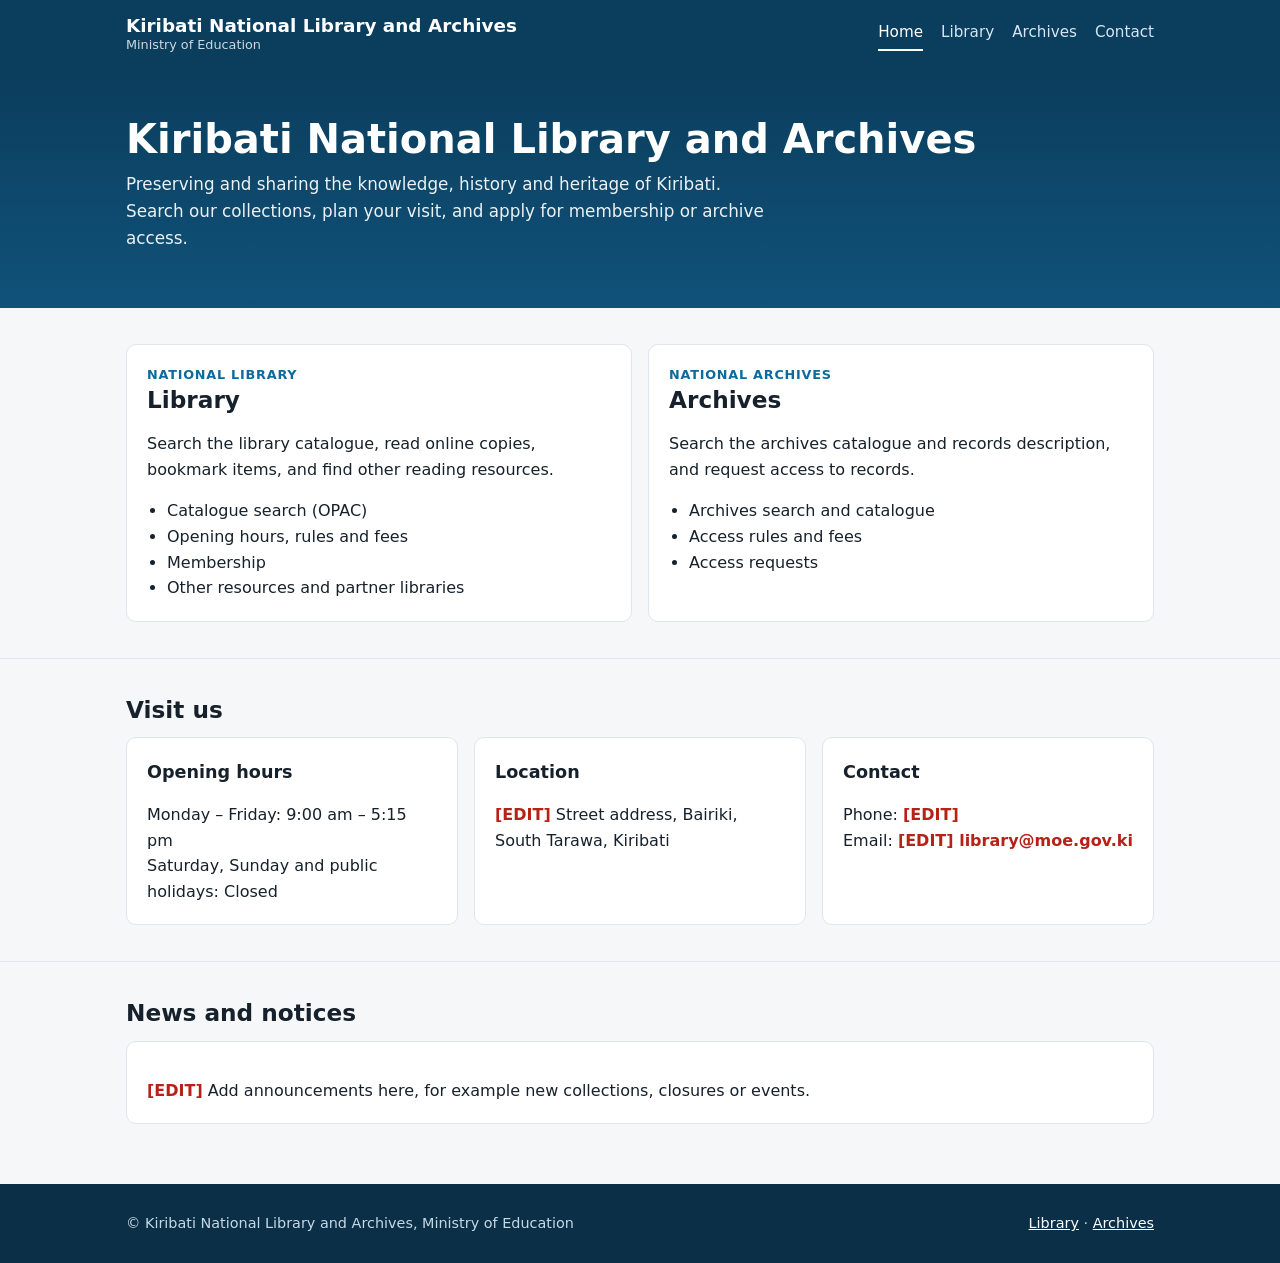
<file: index.html>
<!DOCTYPE html>
<html lang="en">
<head>
  <meta charset="utf-8">
  <meta name="viewport" content="width=device-width, initial-scale=1">
  <title>Kiribati National Library and Archives</title>
  <meta name="description" content="Kiribati National Library and Archives – search the library catalogue and national archives, opening hours, membership and access requests.">
  <link rel="stylesheet" href="assets/style.css">
</head>
<body>
  <header class="site-header">
    <div class="wrap">
      <a class="brand" href="./">Kiribati National Library and Archives<small>Ministry of Education</small></a>
      <nav class="site-nav" aria-label="Main">
        <a href="./" aria-current="page">Home</a>
        <a href="library/">Library</a>
        <a href="archives/">Archives</a>
        <a href="#contact">Contact</a>
      </nav>
    </div>
  </header>

  <div class="hero">
    <div class="wrap">
      <h1>Kiribati National Library and Archives</h1>
      <p>Preserving and sharing the knowledge, history and heritage of Kiribati. Search our collections, plan your visit, and apply for membership or archive access.</p>
    </div>
  </div>

  <main>
    <section>
      <div class="wrap">
        <div class="grid two">
          <a class="card link" href="library/">
            <div class="kicker">National Library</div>
            <h2>Library</h2>
            <p>Search the library catalogue, read online copies, bookmark items, and find other reading resources.</p>
            <ul>
              <li>Catalogue search (OPAC)</li>
              <li>Opening hours, rules and fees</li>
              <li>Membership</li>
              <li>Other resources and partner libraries</li>
            </ul>
          </a>
          <a class="card link" href="archives/">
            <div class="kicker">National Archives</div>
            <h2>Archives</h2>
            <p>Search the archives catalogue and records description, and request access to records.</p>
            <ul>
              <li>Archives search and catalogue</li>
              <li>Access rules and fees</li>
              <li>Access requests</li>
            </ul>
          </a>
        </div>
      </div>
    </section>

    <section>
      <div class="wrap">
        <h2>Visit us</h2>
        <div class="grid three">
          <div class="card">
            <h3>Opening hours</h3>
            <p><span class="edit"></span> Monday – Friday: 9:00 am – 5:15 pm<br>
               <span class="edit"></span> Saturday, Sunday and public holidays: Closed</p>
          </div>
          <div class="card">
            <h3>Location</h3>
            <p><span class="edit">[EDIT]</span> Street address, Bairiki, South Tarawa, Kiribati</p>
          </div>
          <div class="card" id="contact">
            <h3>Contact</h3>
            <p>Phone: <span class="edit">[EDIT]</span><br>
               Email: <span class="edit">[EDIT] library@moe.gov.ki</span></p>
          </div>
        </div>
      </div>
    </section>

    <section>
      <div class="wrap">
        <h2>News and notices</h2>
        <div class="card">
          <p><span class="edit">[EDIT]</span> Add announcements here, for example new collections, closures or events.</p>
        </div>
      </div>
    </section>
  </main>

  <footer class="site-footer">
    <div class="wrap">
      <span>© Kiribati National Library and Archives, Ministry of Education</span>
      <span><a href="library/">Library</a> · <a href="archives/">Archives</a></span>
    </div>
  </footer>
</body>
</html>
</file>
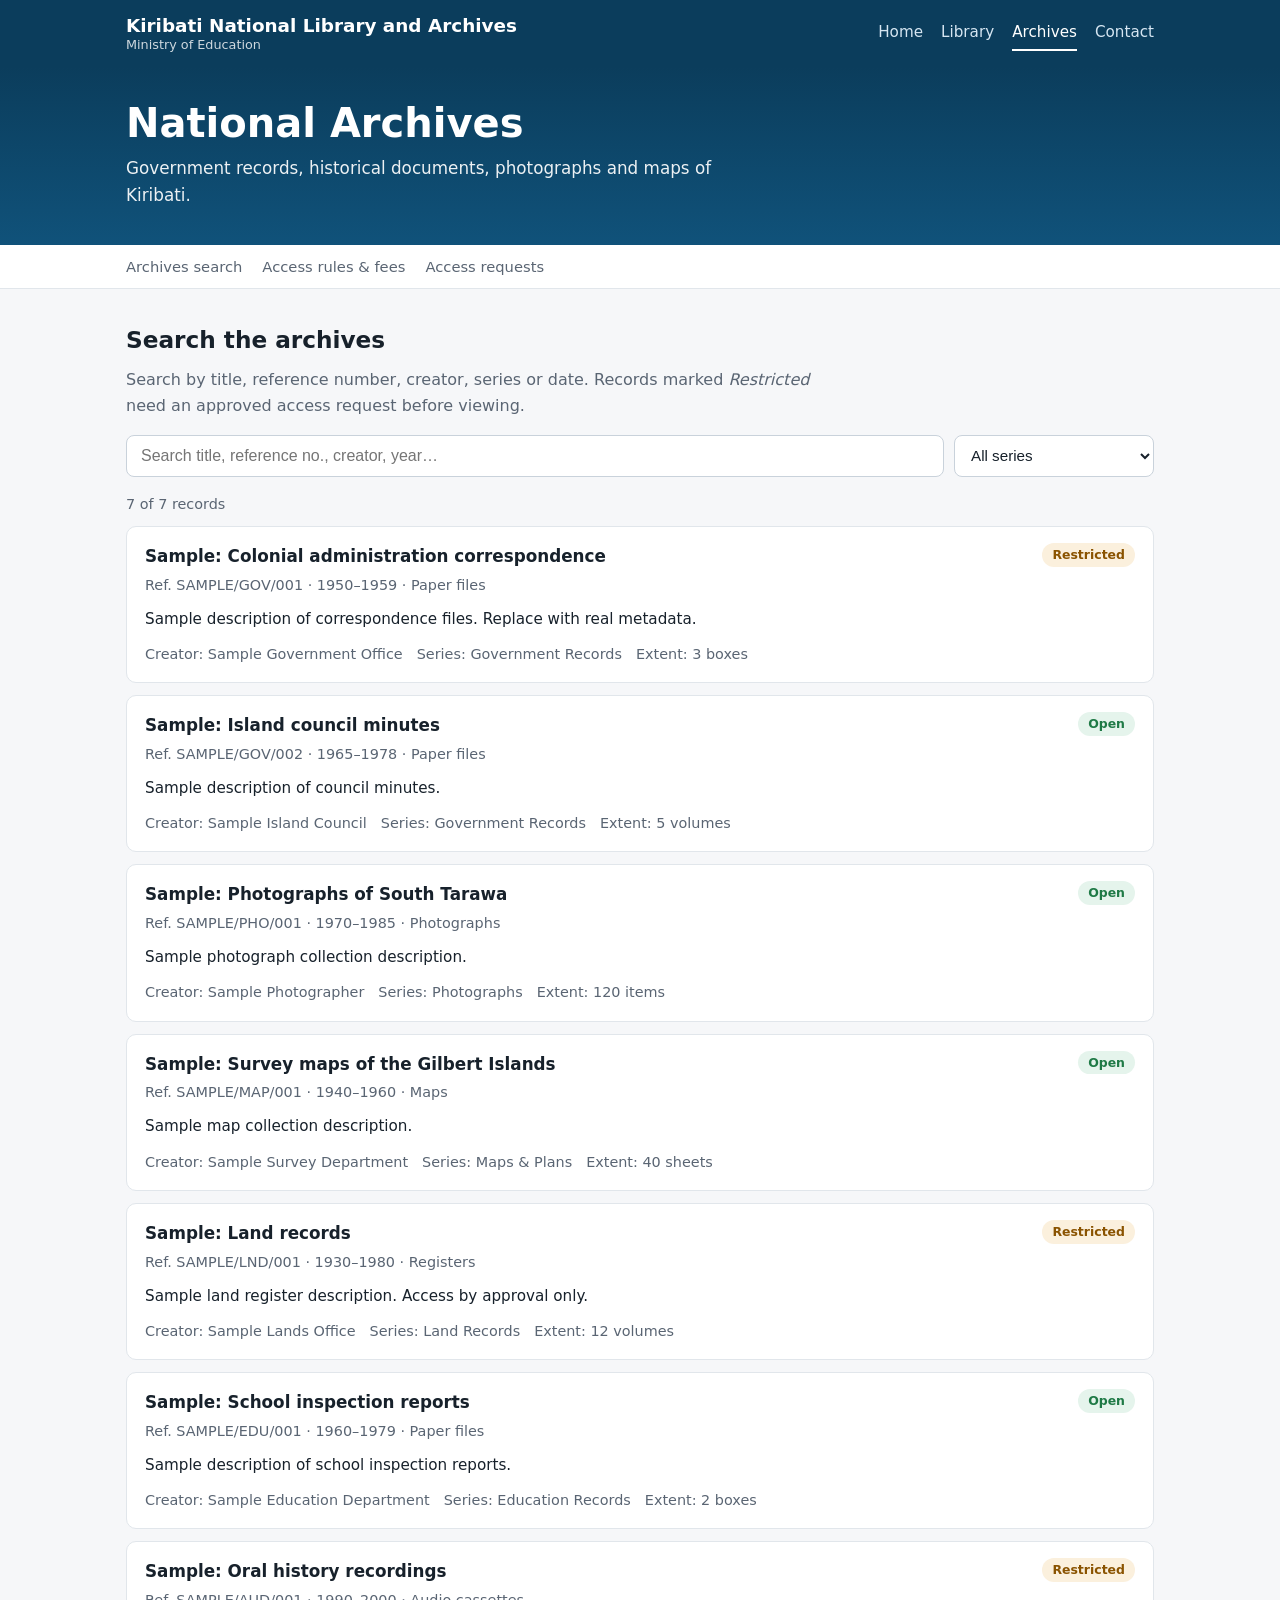
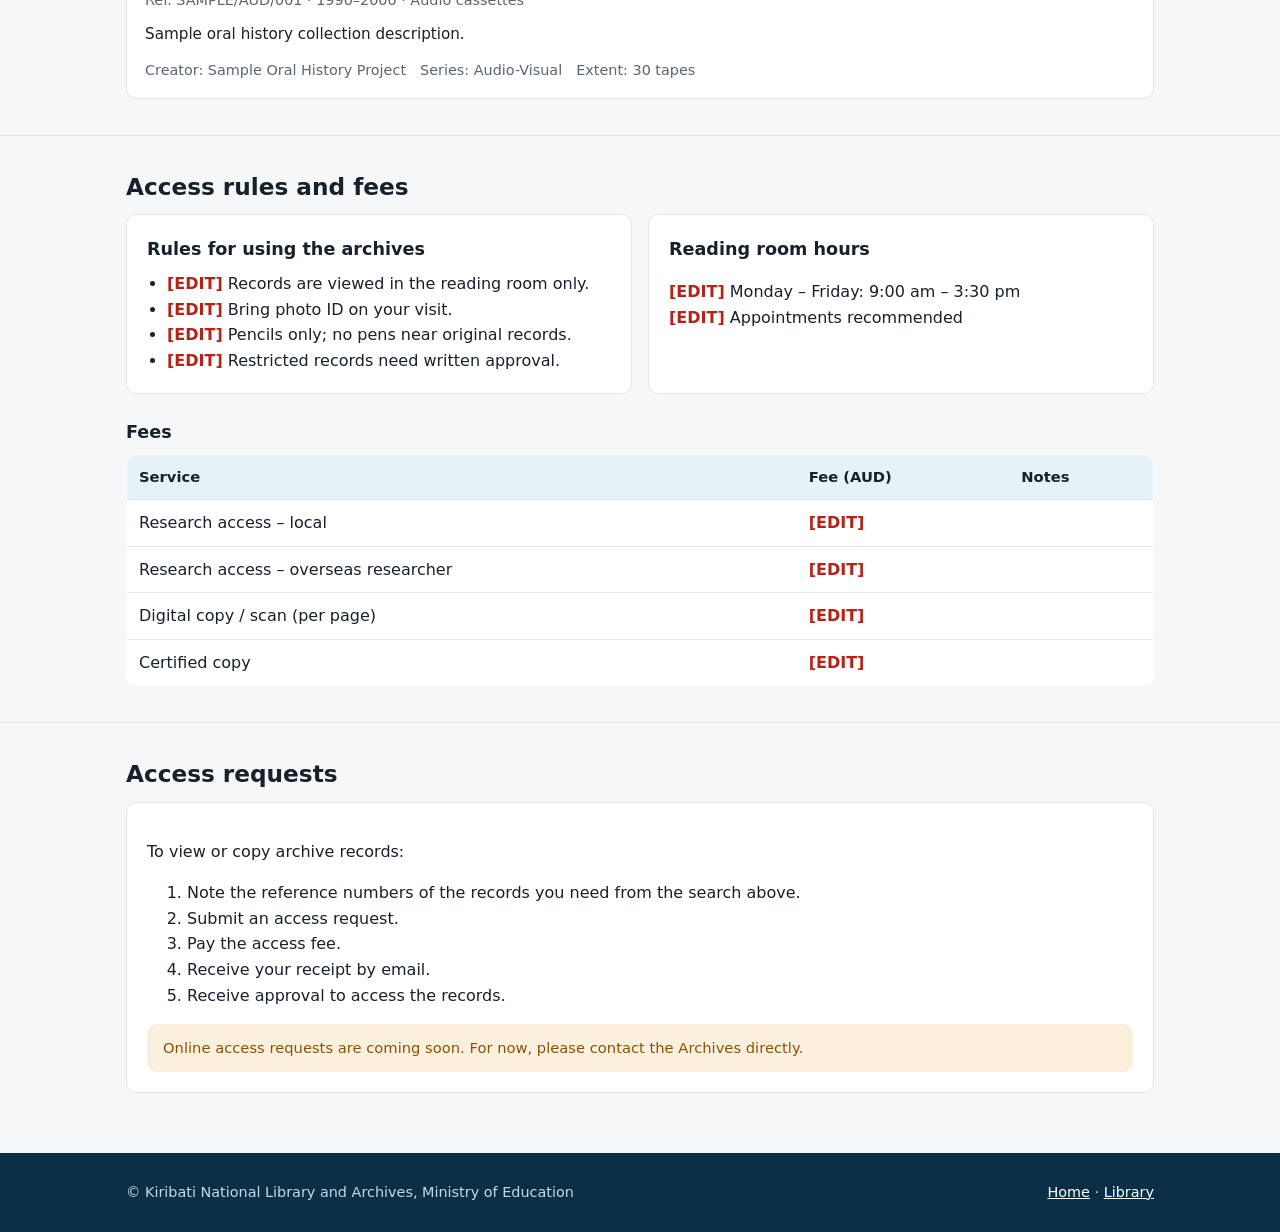
<file: archives/index.html>
<!DOCTYPE html>
<html lang="en">
<head>
  <meta charset="utf-8">
  <meta name="viewport" content="width=device-width, initial-scale=1">
  <title>Archives – Kiribati National Library and Archives</title>
  <meta name="description" content="Search the Kiribati National Archives catalogue, access rules, fees and access requests.">
  <link rel="stylesheet" href="../assets/style.css">
</head>
<body>
  <header class="site-header">
    <div class="wrap">
      <a class="brand" href="../">Kiribati National Library and Archives<small>Ministry of Education</small></a>
      <nav class="site-nav" aria-label="Main">
        <a href="../">Home</a>
        <a href="../library/">Library</a>
        <a href="./" aria-current="page">Archives</a>
        <a href="../#contact">Contact</a>
      </nav>
    </div>
  </header>

  <div class="hero small">
    <div class="wrap">
      <h1>National Archives</h1>
      <p>Government records, historical documents, photographs and maps of Kiribati.</p>
    </div>
  </div>

  <nav class="subnav" aria-label="On this page">
    <div class="wrap">
      <a href="#search">Archives search</a>
      <a href="#rules">Access rules &amp; fees</a>
      <a href="#requests">Access requests</a>
    </div>
  </nav>

  <main>
    <!-- ARCHIVES SEARCH + CATALOGUE + METADATA -->
    <section id="search">
      <div class="wrap" id="archives-search">
        <h2>Search the archives</h2>
        <p class="lead">Search by title, reference number, creator, series or date. Records marked <em>Restricted</em> need an approved access request before viewing.</p>
        <div class="search-bar">
          <input type="search" data-search placeholder="Search title, reference no., creator, year…" aria-label="Search the archives">
          <select data-filter aria-label="Filter by series"></select>
        </div>
        <p class="result-count" data-count></p>
        <div class="results" data-results></div>
      </div>
    </section>

    <!-- ADMIN: RULES & COSTS -->
    <section id="rules">
      <div class="wrap">
        <h2>Access rules and fees</h2>
        <div class="grid two">
          <div class="card">
            <h3>Rules for using the archives</h3>
            <ul>
              <li><span class="edit">[EDIT]</span> Records are viewed in the reading room only.</li>
              <li><span class="edit">[EDIT]</span> Bring photo ID on your visit.</li>
              <li><span class="edit">[EDIT]</span> Pencils only; no pens near original records.</li>
              <li><span class="edit">[EDIT]</span> Restricted records need written approval.</li>
            </ul>
          </div>
          <div class="card">
            <h3>Reading room hours</h3>
            <p><span class="edit">[EDIT]</span> Monday – Friday: 9:00 am – 3:30 pm<br>
               <span class="edit">[EDIT]</span> Appointments recommended</p>
          </div>
        </div>
        <h3 style="margin-top:24px">Fees</h3>
        <div class="table-scroll">
          <table>
            <thead><tr><th>Service</th><th>Fee (AUD)</th><th>Notes</th></tr></thead>
            <tbody>
              <tr><td>Research access – local</td><td><span class="edit">[EDIT]</span></td><td></td></tr>
              <tr><td>Research access – overseas researcher</td><td><span class="edit">[EDIT]</span></td><td></td></tr>
              <tr><td>Digital copy / scan (per page)</td><td><span class="edit">[EDIT]</span></td><td></td></tr>
              <tr><td>Certified copy</td><td><span class="edit">[EDIT]</span></td><td></td></tr>
            </tbody>
          </table>
        </div>
      </div>
    </section>

    <!-- ACCESS REQUEST FORM (stage 3) -->
    <section id="requests">
      <div class="wrap">
        <h2>Access requests</h2>
        <div class="card">
          <p>To view or copy archive records:</p>
          <ol>
            <li>Note the reference numbers of the records you need from the search above.</li>
            <li>Submit an access request.</li>
            <li>Pay the access fee.</li>
            <li>Receive your receipt by email.</li>
            <li>Receive approval to access the records.</li>
          </ol>
          <p class="notice">Online access requests are coming soon. For now, please contact the Archives directly.</p>
        </div>
      </div>
    </section>
  </main>

  <footer class="site-footer">
    <div class="wrap">
      <span>© Kiribati National Library and Archives, Ministry of Education</span>
      <span><a href="../">Home</a> · <a href="../library/">Library</a></span>
    </div>
  </footer>

  <script src="../assets/config.js"></script>
  <script src="../assets/search.js"></script>
  <script>
    KNLA.initSearch({
      root: document.getElementById("archives-search"),
      table: "Archives",
      fallback: "../data/archives.json",
      idField: "RefNo",
      searchFields: ["RefNo", "Title", "Creator", "DateRange", "Series", "Description", "Format"],
      filterField: "Series",
      filterLabel: "series",
      renderItem: function (r, h) {
        var open = String(r.Access).toLowerCase() === "open";
        return '<article class="result">' +
          '<h3>' + h.esc(r.Title) + '</h3>' +
          '<span class="badge ' + (open ? "ok" : "warn") + '">' + h.esc(r.Access) + '</span>' +
          '<div class="meta">Ref. ' + h.esc(r.RefNo) + " · " + h.esc(r.DateRange) + " · " + h.esc(r.Format) + '</div>' +
          '<p class="desc">' + h.esc(r.Description) + '</p>' +
          '<div class="actions">' +
            '<span class="meta">Creator: ' + h.esc(r.Creator) + '</span>' +
            '<span class="meta">Series: ' + h.esc(r.Series) + '</span>' +
            '<span class="meta">Extent: ' + h.esc(r.Extent) + '</span>' +
          '</div>' +
        '</article>';
      }
    });
  </script>
</body>
</html>
</file>
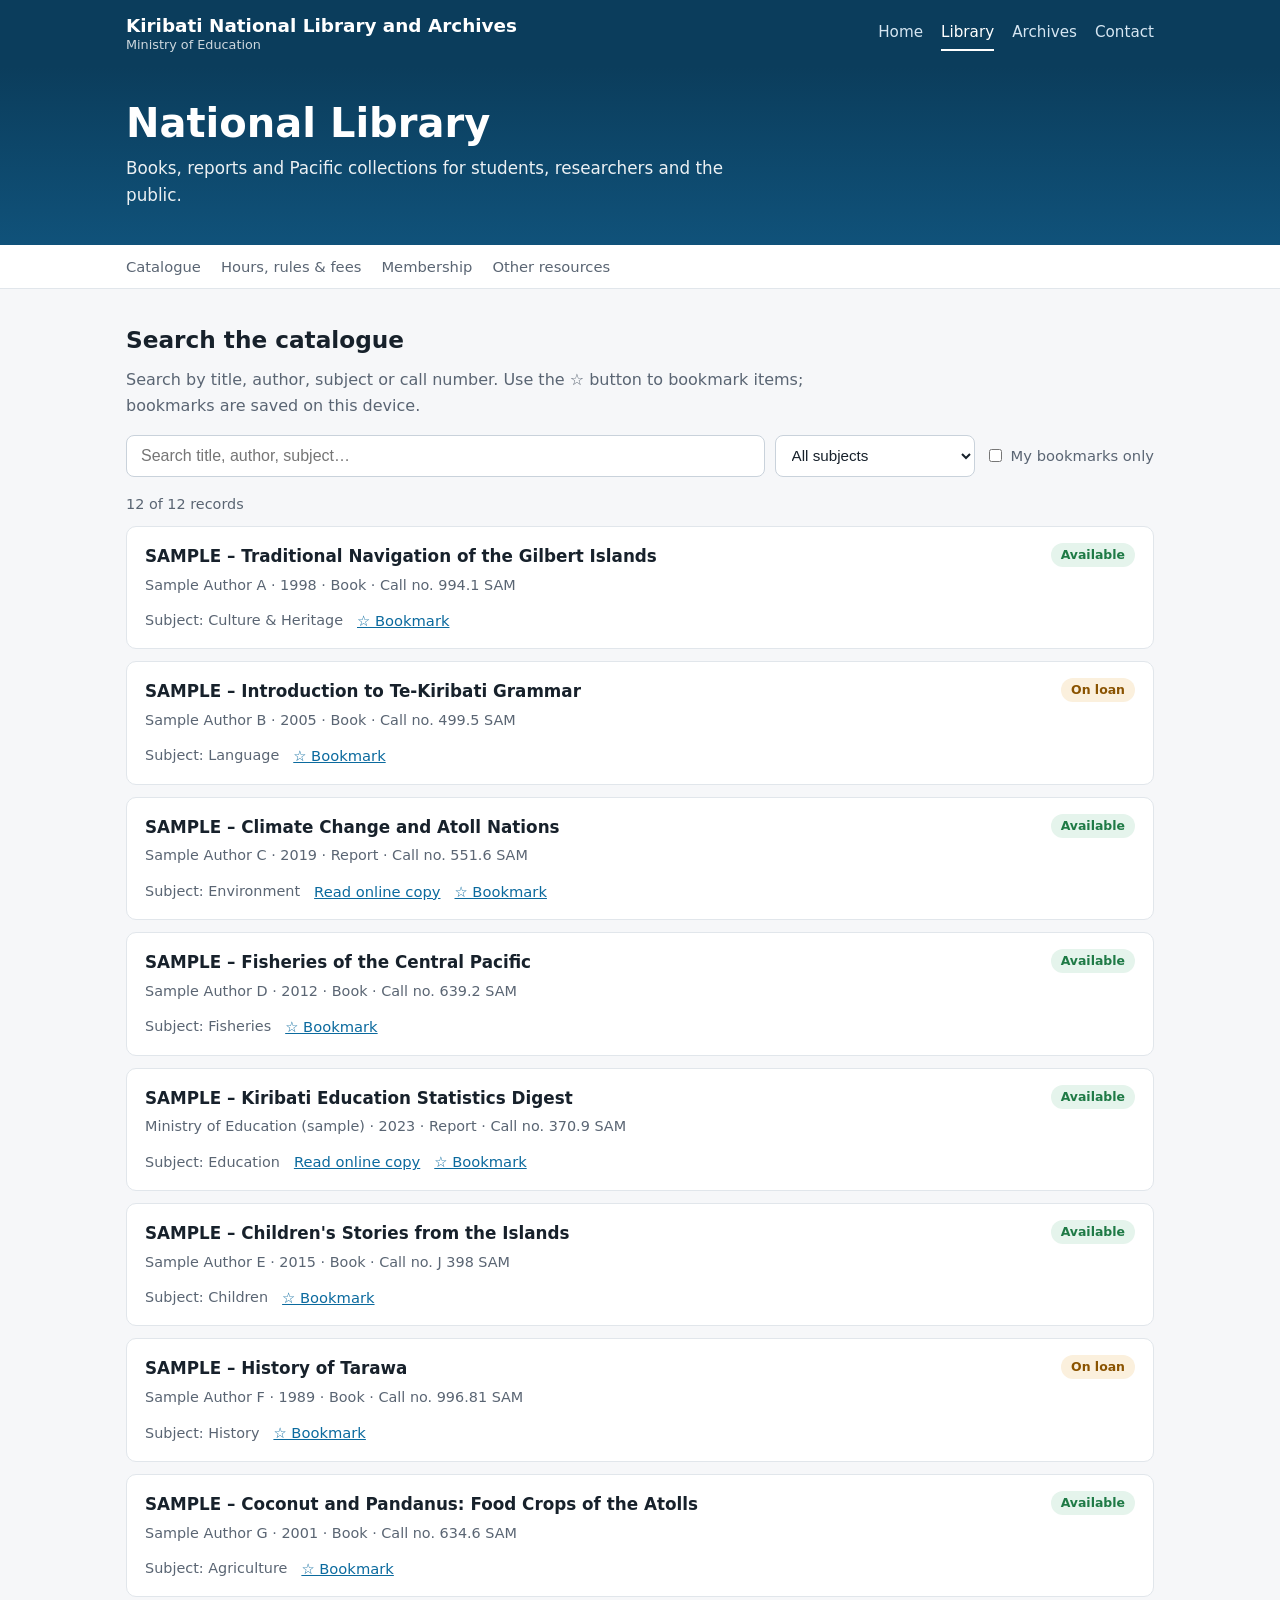
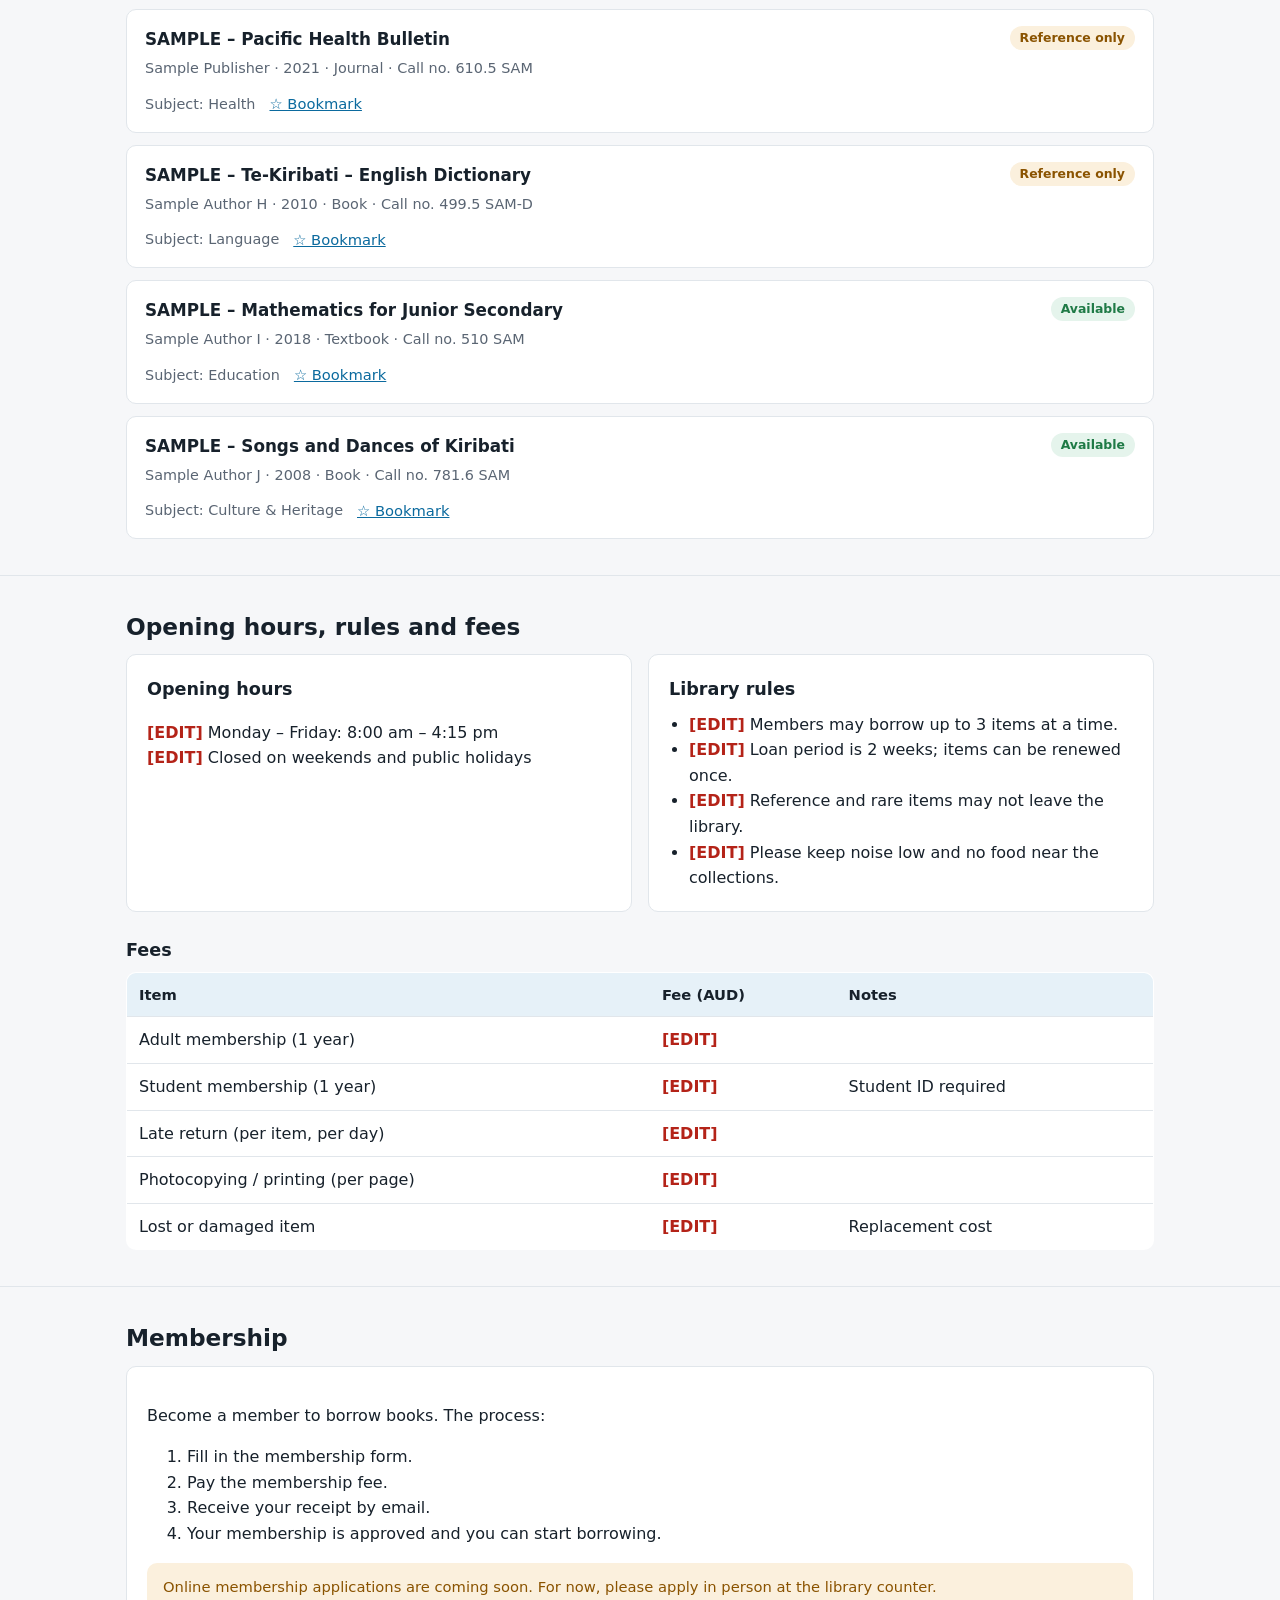
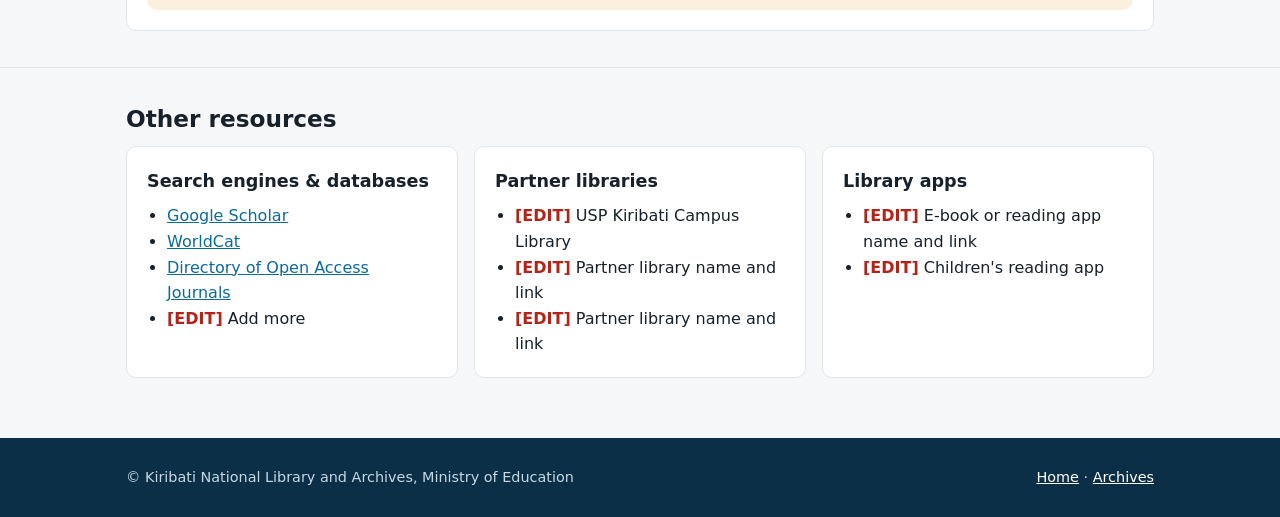
<file: library/index.html>
<!DOCTYPE html>
<html lang="en">
<head>
  <meta charset="utf-8">
  <meta name="viewport" content="width=device-width, initial-scale=1">
  <title>Library – Kiribati National Library and Archives</title>
  <meta name="description" content="Search the Kiribati National Library catalogue, opening hours, borrowing rules, fees, membership and other resources.">
  <link rel="stylesheet" href="../assets/style.css">
</head>
<body>
  <header class="site-header">
    <div class="wrap">
      <a class="brand" href="../">Kiribati National Library and Archives<small>Ministry of Education</small></a>
      <nav class="site-nav" aria-label="Main">
        <a href="../">Home</a>
        <a href="./" aria-current="page">Library</a>
        <a href="../archives/">Archives</a>
        <a href="../#contact">Contact</a>
      </nav>
    </div>
  </header>

  <div class="hero small">
    <div class="wrap">
      <h1>National Library</h1>
      <p>Books, reports and Pacific collections for students, researchers and the public.</p>
    </div>
  </div>

  <nav class="subnav" aria-label="On this page">
    <div class="wrap">
      <a href="#catalogue">Catalogue</a>
      <a href="#visit">Hours, rules &amp; fees</a>
      <a href="#membership">Membership</a>
      <a href="#resources">Other resources</a>
    </div>
  </nav>

  <main>
    <!-- CATALOGUE / OPAC -->
    <section id="catalogue">
      <div class="wrap" id="catalogue-search">
        <h2>Search the catalogue</h2>
        <p class="lead">Search by title, author, subject or call number. Use the ☆ button to bookmark items; bookmarks are saved on this device.</p>
        <div class="search-bar">
          <input type="search" data-search placeholder="Search title, author, subject…" aria-label="Search the library catalogue">
          <select data-filter aria-label="Filter by subject"></select>
          <label class="check"><input type="checkbox" data-only-bookmarks> My bookmarks only</label>
        </div>
        <p class="result-count" data-count></p>
        <div class="results" data-results></div>
      </div>
    </section>

    <!-- ADMIN: HOURS, RULES, FEES -->
    <section id="visit">
      <div class="wrap">
        <h2>Opening hours, rules and fees</h2>
        <div class="grid two">
          <div class="card">
            <h3>Opening hours</h3>
            <p><span class="edit">[EDIT]</span> Monday – Friday: 8:00 am – 4:15 pm<br>
               <span class="edit">[EDIT]</span> Closed on weekends and public holidays</p>
          </div>
          <div class="card">
            <h3>Library rules</h3>
            <ul>
              <li><span class="edit">[EDIT]</span> Members may borrow up to 3 items at a time.</li>
              <li><span class="edit">[EDIT]</span> Loan period is 2 weeks; items can be renewed once.</li>
              <li><span class="edit">[EDIT]</span> Reference and rare items may not leave the library.</li>
              <li><span class="edit">[EDIT]</span> Please keep noise low and no food near the collections.</li>
            </ul>
          </div>
        </div>
        <h3 style="margin-top:24px">Fees</h3>
        <div class="table-scroll">
          <table>
            <thead><tr><th>Item</th><th>Fee (AUD)</th><th>Notes</th></tr></thead>
            <tbody>
              <tr><td>Adult membership (1 year)</td><td><span class="edit">[EDIT]</span></td><td></td></tr>
              <tr><td>Student membership (1 year)</td><td><span class="edit">[EDIT]</span></td><td>Student ID required</td></tr>
              <tr><td>Late return (per item, per day)</td><td><span class="edit">[EDIT]</span></td><td></td></tr>
              <tr><td>Photocopying / printing (per page)</td><td><span class="edit">[EDIT]</span></td><td></td></tr>
              <tr><td>Lost or damaged item</td><td><span class="edit">[EDIT]</span></td><td>Replacement cost</td></tr>
            </tbody>
          </table>
        </div>
      </div>
    </section>

    <!-- MEMBERSHIP FORM (stage 3) -->
    <section id="membership">
      <div class="wrap">
        <h2>Membership</h2>
        <div class="card">
          <p>Become a member to borrow books. The process:</p>
          <ol>
            <li>Fill in the membership form.</li>
            <li>Pay the membership fee.</li>
            <li>Receive your receipt by email.</li>
            <li>Your membership is approved and you can start borrowing.</li>
          </ol>
          <p class="notice">Online membership applications are coming soon. For now, please apply in person at the library counter.</p>
        </div>
      </div>
    </section>

    <!-- OTHER RESOURCES -->
    <section id="resources">
      <div class="wrap">
        <h2>Other resources</h2>
        <div class="grid three">
          <div class="card">
            <h3>Search engines &amp; databases</h3>
            <ul>
              <li><a href="https://scholar.google.com" target="_blank" rel="noopener">Google Scholar</a></li>
              <li><a href="https://www.worldcat.org" target="_blank" rel="noopener">WorldCat</a></li>
              <li><a href="https://doaj.org" target="_blank" rel="noopener">Directory of Open Access Journals</a></li>
              <li><span class="edit">[EDIT]</span> Add more</li>
            </ul>
          </div>
          <div class="card">
            <h3>Partner libraries</h3>
            <ul>
              <li><span class="edit">[EDIT]</span> USP Kiribati Campus Library</li>
              <li><span class="edit">[EDIT]</span> Partner library name and link</li>
              <li><span class="edit">[EDIT]</span> Partner library name and link</li>
            </ul>
          </div>
          <div class="card">
            <h3>Library apps</h3>
            <ul>
              <li><span class="edit">[EDIT]</span> E-book or reading app name and link</li>
              <li><span class="edit">[EDIT]</span> Children's reading app</li>
            </ul>
          </div>
        </div>
      </div>
    </section>
  </main>

  <footer class="site-footer">
    <div class="wrap">
      <span>© Kiribati National Library and Archives, Ministry of Education</span>
      <span><a href="../">Home</a> · <a href="../archives/">Archives</a></span>
    </div>
  </footer>

  <script src="../assets/config.js"></script>
  <script src="../assets/search.js"></script>
  <script>
    KNLA.initSearch({
      root: document.getElementById("catalogue-search"),
      table: "Catalogue",
      fallback: "../data/catalogue.json",
      idField: "ID",
      searchFields: ["Title", "Author", "Subject", "CallNumber", "Year", "Type"],
      filterField: "Subject",
      filterLabel: "subjects",
      bookmarkKey: "knla-library-bookmarks",
      renderItem: function (r, h) {
        var available = String(r.Status).toLowerCase() === "available";
        var url = h.safeUrl(r.OnlineCopy);
        var marked = h.isBookmarked(r.ID);
        return '<article class="result">' +
          '<h3>' + h.esc(r.Title) + '</h3>' +
          '<span class="badge ' + (available ? "ok" : "warn") + '">' + h.esc(r.Status) + '</span>' +
          '<div class="meta">' + h.esc(r.Author) + (r.Year ? " · " + h.esc(r.Year) : "") +
            " · " + h.esc(r.Type) + " · Call no. " + h.esc(r.CallNumber) + '</div>' +
          '<div class="actions">' +
            '<span class="meta">Subject: ' + h.esc(r.Subject) + '</span>' +
            (url ? '<a href="' + h.esc(url) + '" target="_blank" rel="noopener">Read online copy</a>' : "") +
            '<button class="btn-link" data-bookmark="' + h.esc(r.ID) + '" aria-pressed="' + marked + '">' +
              (marked ? "★ Bookmarked" : "☆ Bookmark") + '</button>' +
          '</div>' +
        '</article>';
      }
    });
  </script>
</body>
</html>
</file>
<file: assets/style.css>
:root {
  --ink: #17212b;
  --muted: #5a6573;
  --bg: #f6f7f9;
  --card: #ffffff;
  --line: #e1e6eb;
  --brand: #0b3d5c;
  --accent: #0b6a9e;
  --accent-soft: #e6f1f8;
  --ok: #1f7a46;
  --ok-soft: #e5f4ec;
  --warn: #8a5300;
  --warn-soft: #fbf0dd;
  --edit: #b42318;
  --radius: 10px;
}

* { box-sizing: border-box; }
html { scroll-behavior: smooth; }
body {
  margin: 0;
  font-family: system-ui, -apple-system, "Segoe UI", Roboto, Arial, sans-serif;
  color: var(--ink);
  background: var(--bg);
  line-height: 1.6;
}
a { color: var(--accent); }
img { max-width: 100%; }
.wrap { max-width: 1060px; margin: 0 auto; padding: 0 16px; }

/* Header */
.site-header { background: var(--brand); color: #fff; }
.site-header .wrap {
  display: flex; align-items: center; justify-content: space-between;
  gap: 12px 24px; padding-top: 14px; padding-bottom: 14px; flex-wrap: wrap;
}
.brand { color: #fff; text-decoration: none; font-weight: 700; font-size: 1.15rem; line-height: 1.25; }
.brand small { display: block; font-weight: 400; font-size: .8rem; opacity: .8; }
.site-nav { display: flex; gap: 6px 18px; flex-wrap: wrap; }
.site-nav a { color: #d6e6f2; text-decoration: none; font-size: .95rem; padding: 4px 0; }
.site-nav a:hover { color: #fff; }
.site-nav a[aria-current="page"] { color: #fff; border-bottom: 2px solid #fff; }

/* Sub navigation (in-page) */
.subnav { background: #fff; border-bottom: 1px solid var(--line); position: sticky; top: 0; z-index: 5; }
.subnav .wrap { display: flex; gap: 4px 20px; flex-wrap: wrap; padding-top: 10px; padding-bottom: 10px; }
.subnav a { text-decoration: none; color: var(--muted); font-size: .92rem; }
.subnav a:hover { color: var(--accent); }

/* Hero */
.hero { background: linear-gradient(180deg, var(--brand) 0%, #10527a 100%); color: #fff; padding: 48px 0 56px; }
.hero h1 { font-size: clamp(1.7rem, 4vw, 2.5rem); margin: 0 0 8px; line-height: 1.2; }
.hero p { margin: 0; max-width: 640px; opacity: .92; font-size: 1.05rem; }
.hero.small { padding: 32px 0 36px; }

/* Sections */
main section { padding: 36px 0; }
main section + section { border-top: 1px solid var(--line); }
h2 { font-size: 1.45rem; margin: 0 0 12px; line-height: 1.3; }
h3 { font-size: 1.1rem; margin: 0 0 8px; }
.lead { color: var(--muted); margin-top: 0; max-width: 720px; }

/* Cards & grids */
.grid { display: grid; gap: 16px; }
.grid.two { grid-template-columns: repeat(auto-fit, minmax(280px, 1fr)); }
.grid.three { grid-template-columns: repeat(auto-fit, minmax(240px, 1fr)); }
.card {
  background: var(--card); border: 1px solid var(--line); border-radius: var(--radius);
  padding: 20px;
}
.card.link { text-decoration: none; color: inherit; display: block; transition: border-color .15s, box-shadow .15s; }
.card.link:hover { border-color: var(--accent); box-shadow: 0 4px 14px rgba(11, 61, 92, .08); }
.card .kicker { font-size: .8rem; text-transform: uppercase; letter-spacing: .06em; color: var(--accent); font-weight: 600; }
.card ul { margin: 8px 0 0; padding-left: 20px; }
.card p:last-child { margin-bottom: 0; }

/* Tables */
table { width: 100%; border-collapse: collapse; background: #fff; border: 1px solid var(--line); border-radius: var(--radius); overflow: hidden; }
th, td { text-align: left; padding: 10px 12px; border-bottom: 1px solid var(--line); vertical-align: top; }
th { background: var(--accent-soft); font-weight: 600; font-size: .92rem; }
tr:last-child td { border-bottom: 0; }
.table-scroll { overflow-x: auto; }

/* Placeholder text staff must replace */
.edit { color: var(--edit); font-weight: 600; }
.notice {
  background: var(--warn-soft); color: var(--warn); border-radius: var(--radius);
  padding: 12px 16px; font-size: .92rem; margin: 0 0 16px;
}

/* Search */
.search-bar { display: flex; gap: 10px; flex-wrap: wrap; margin: 16px 0; }
.search-bar input[type="search"] {
  flex: 1 1 260px; min-width: 0; padding: 11px 14px; font-size: 1rem;
  border: 1px solid #c9d2db; border-radius: 8px; background: #fff;
}
.search-bar select {
  flex: 0 1 200px; padding: 10px 12px; font-size: .95rem;
  border: 1px solid #c9d2db; border-radius: 8px; background: #fff; color: var(--ink);
}
.search-bar label.check { display: flex; align-items: center; gap: 6px; font-size: .92rem; color: var(--muted); }
input:focus, select:focus, button:focus-visible, a:focus-visible { outline: 3px solid #9cc9e6; outline-offset: 1px; }
.result-count { color: var(--muted); font-size: .9rem; margin: 0 0 10px; }
.results { display: grid; gap: 12px; }
.result {
  background: #fff; border: 1px solid var(--line); border-radius: var(--radius);
  padding: 16px 18px; display: grid; grid-template-columns: 1fr auto; gap: 4px 16px;
}
.result h3 { margin: 0; font-size: 1.05rem; }
.result .meta { color: var(--muted); font-size: .9rem; }
.result .desc { grid-column: 1 / -1; margin: 6px 0 0; font-size: .95rem; }
.result .actions { grid-column: 1 / -1; display: flex; gap: 14px; flex-wrap: wrap; margin-top: 8px; font-size: .92rem; align-items: center; }
.badge { display: inline-block; font-size: .78rem; font-weight: 600; padding: 2px 10px; border-radius: 999px; white-space: nowrap; align-self: start; justify-self: start; }
.badge.ok { background: var(--ok-soft); color: var(--ok); }
.badge.warn { background: var(--warn-soft); color: var(--warn); }
.btn-link {
  background: none; border: 0; padding: 0; font: inherit; color: var(--accent);
  cursor: pointer; text-decoration: underline;
}
.btn {
  display: inline-block; background: var(--accent); color: #fff; text-decoration: none;
  padding: 10px 18px; border-radius: 8px; font-weight: 600; border: 0; cursor: pointer; font-size: .95rem;
}
.btn:hover { background: #095783; }
.empty { color: var(--muted); padding: 20px; text-align: center; background: #fff; border: 1px dashed var(--line); border-radius: var(--radius); }

/* Footer */
.site-footer { background: #0a2f47; color: #c7d8e5; padding: 28px 0; font-size: .9rem; margin-top: 24px; }
.site-footer a { color: #fff; }
.site-footer .wrap { display: flex; justify-content: space-between; gap: 16px; flex-wrap: wrap; }

@media (max-width: 560px) {
  .result { grid-template-columns: 1fr; }
  .hero { padding: 32px 0 40px; }
  main section { padding: 28px 0; }
}
</file>
